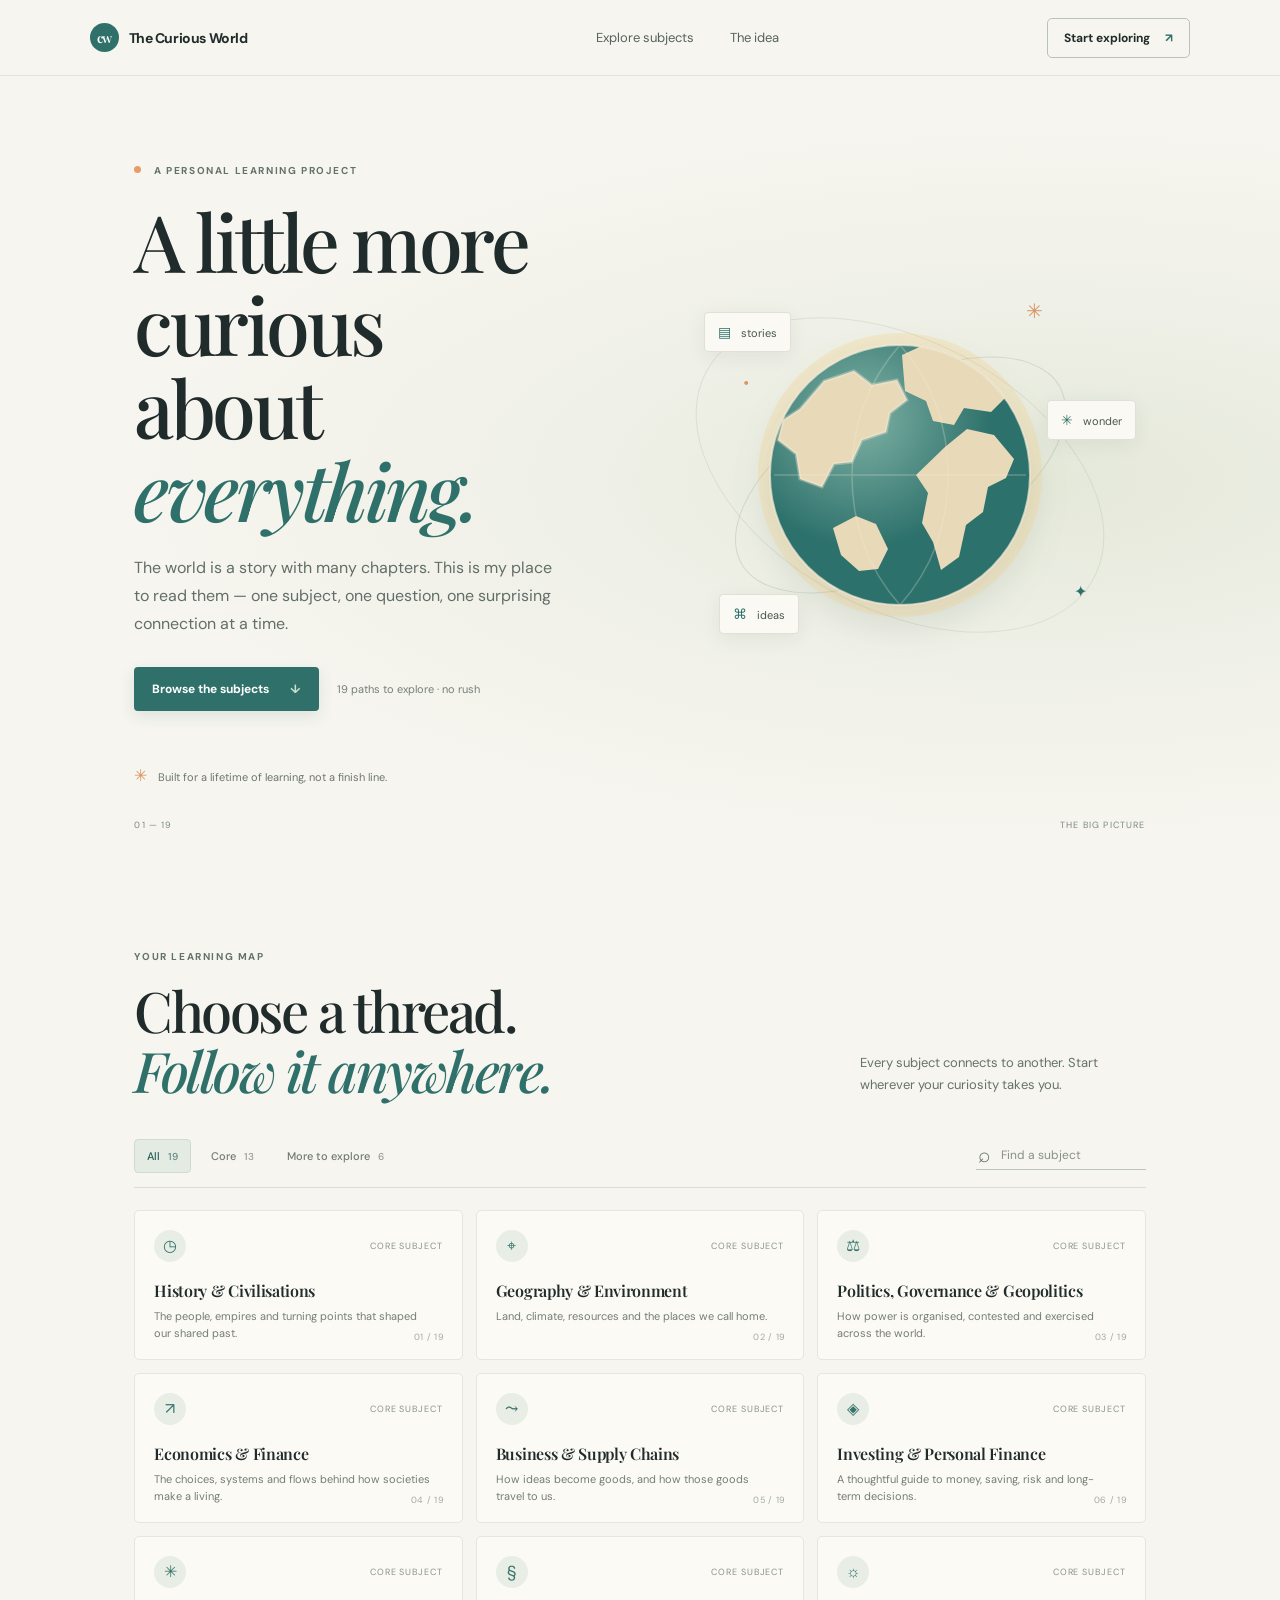
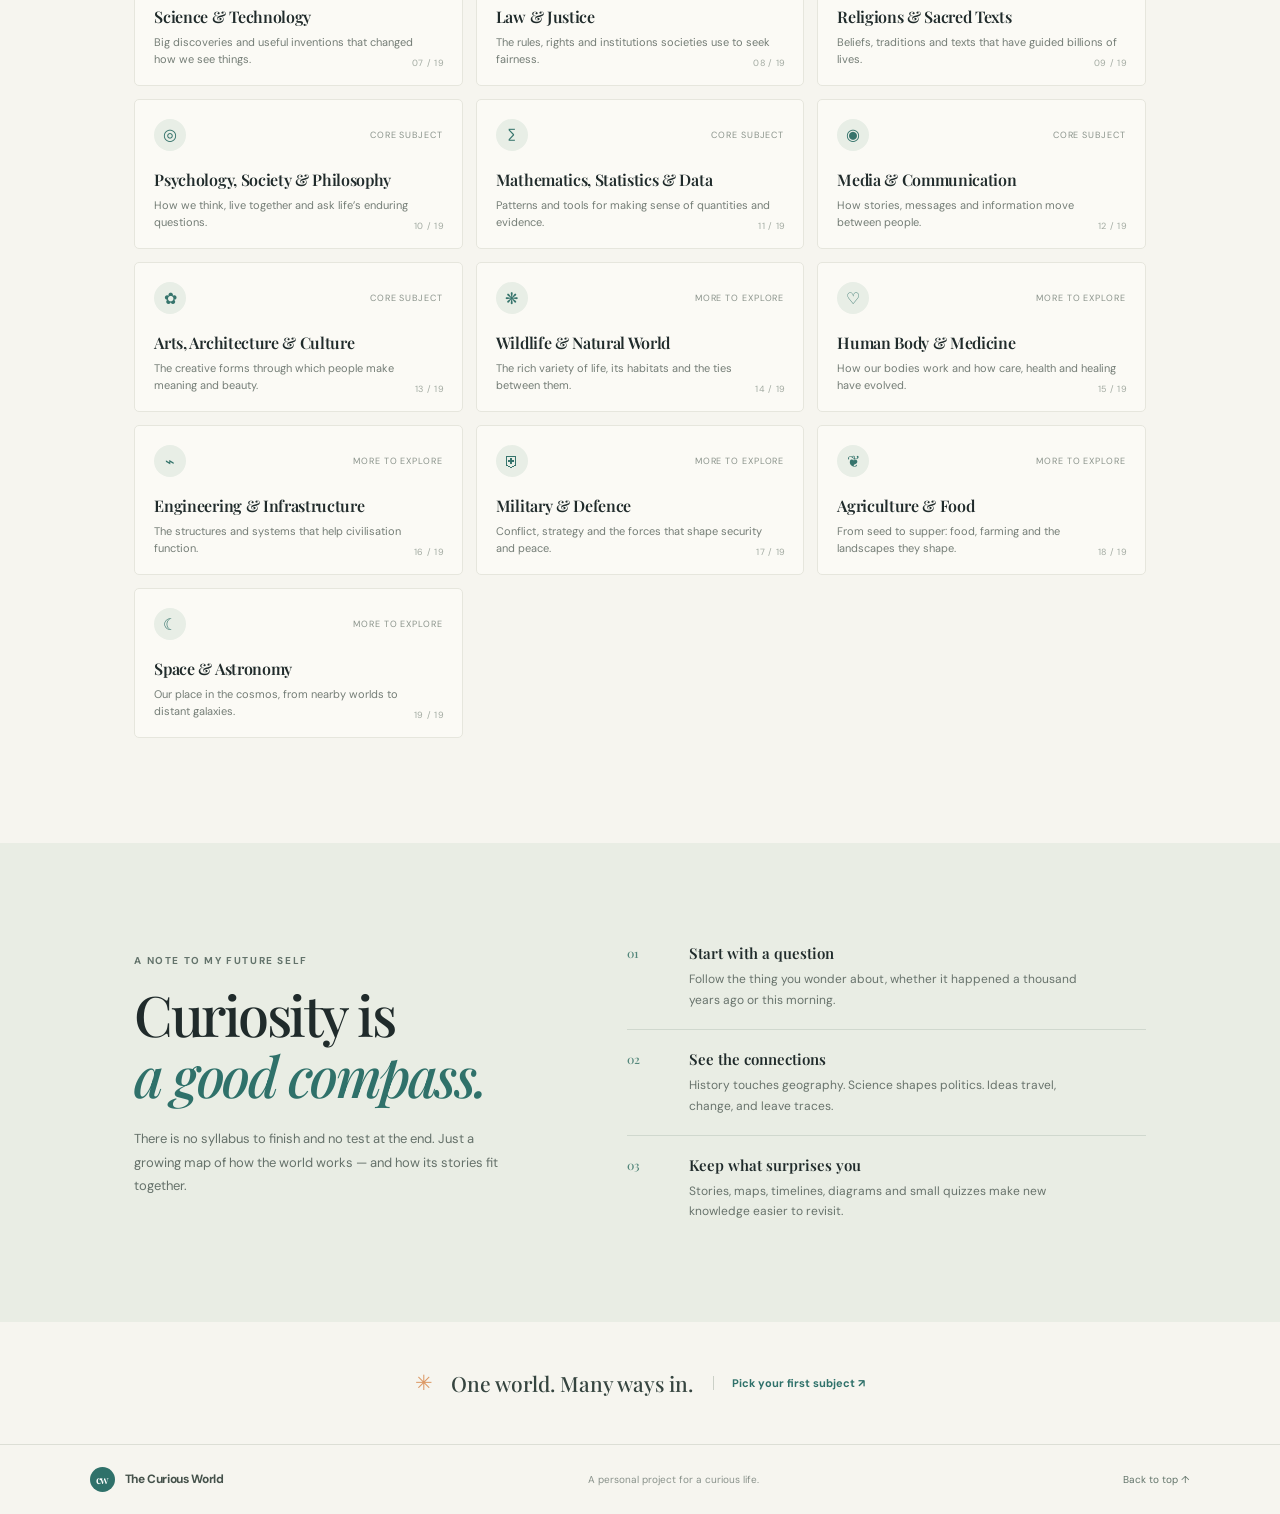
<file: index.html>
<!doctype html>
<html lang="en">
<head>
  <meta charset="utf-8">
  <meta name="viewport" content="width=device-width, initial-scale=1">
  <meta name="theme-color" content="#f6f5ef">
  <meta name="description" content="A personal lifelong learning project for understanding the people, ideas and forces that shape our world.">
  <title>The Curious World — a lifelong learning project</title>
  <link rel="preconnect" href="https://fonts.googleapis.com">
  <link rel="preconnect" href="https://fonts.gstatic.com" crossorigin>
  <link href="https://fonts.googleapis.com/css2?family=DM+Sans:wght@400;500;600;700&family=Playfair+Display:wght@500;600;700&display=swap" rel="stylesheet">
  <link rel="stylesheet" href="styles.css">
</head>
<body>
  <header class="topbar">
    <a class="brand" href="#top" aria-label="The Curious World home"><span class="brand-mark">cw</span><span>The Curious World</span></a>
    <nav aria-label="Main navigation"><a href="#subjects">Explore subjects</a><a href="#approach">The idea</a></nav>
    <a class="top-cta" href="#subjects">Start exploring <span aria-hidden="true">↗</span></a>
  </header>

  <main id="top">
    <section class="hero" aria-labelledby="hero-title">
      <div class="hero-copy">
        <p class="eyebrow"><span class="eyebrow-dot"></span> A PERSONAL LEARNING PROJECT</p>
        <h1 id="hero-title">A little more curious<br>about <em>everything.</em></h1>
        <p class="hero-intro">The world is a story with many chapters. This is my place to read them — one subject, one question, one surprising connection at a time.</p>
        <div class="hero-actions"><a class="button-primary" href="#subjects">Browse the subjects <span aria-hidden="true">↓</span></a><span class="small-note">19 paths to explore · no rush</span></div>
        <div class="hero-footnote"><span class="tiny-spark">✳</span> Built for a lifetime of learning, not a finish line.</div>
      </div>
      <div class="hero-art" role="img" aria-label="Illustrated globe surrounded by paths, stars and small symbols of learning">
        <div class="art-orbit orbit-one"></div><div class="art-orbit orbit-two"></div>
        <div class="art-label label-history"><span>▤</span> stories</div><div class="art-label label-science"><span>✳</span> wonder</div>
        <div class="art-label label-ideas"><span>⌘</span> ideas</div>
        <svg class="globe" viewBox="0 0 360 360" aria-hidden="true">
          <defs><radialGradient id="sea" cx="35%" cy="28%"><stop stop-color="#80b2a4"/><stop offset="1" stop-color="#2d716c"/></radialGradient><clipPath id="clip"><circle cx="180" cy="180" r="130"/></clipPath></defs>
          <circle cx="180" cy="180" r="142" fill="#f6c977" opacity=".24"/><circle cx="180" cy="180" r="130" fill="url(#sea)"/>
          <g clip-path="url(#clip)" fill="#e8d9b8">
            <path d="M80 114l24-28 30-10 18 14 25-5 10 20-17 13-4 19-24 8-10 22-18 2-12 23-22-8-4-25-18-14 5-20z"/>
            <path d="M182 60l26-12 24 13 23-1 28 19 2 24-14 14-27-4-10 17-21-4-7-20-21-10z"/>
            <path d="M225 152l22-18 27 6 20 24-8 19-18 9-5 25-17 13-7 32-18 13-8-28-11-19 6-30-12-18z"/>
            <path d="M113 233l23-12 20 8 12 25-10 20-19 2-18-16z"/>
            <path d="M80 114l24-28 30-10 18 14 25-5 10 20-17 13-4 19-24 8-10 22-18 2-12 23-22-8-4-25-18-14 5-20z" fill="none" stroke="#f5eee0" stroke-width="3" opacity=".35"/>
          </g>
          <circle cx="180" cy="180" r="130" fill="none" stroke="#f7edda" stroke-width="2" opacity=".65"/>
          <path d="M54 180h252M180 50c32 36 48 80 48 130s-16 94-48 130M180 50c-32 36-48 80-48 130s16 94 48 130" fill="none" stroke="#f7edda" stroke-width="1.5" opacity=".25"/>
        </svg>
        <span class="art-star star-a">✳</span><span class="art-star star-b">✦</span><span class="art-star star-c">·</span>
      </div>
      <div class="hero-index"><span>01 — 19</span><span>THE BIG PICTURE</span></div>
    </section>

    <section class="subjects-section" id="subjects" aria-labelledby="subjects-title">
      <div class="section-heading"><div><p class="eyebrow">YOUR LEARNING MAP</p><h2 id="subjects-title">Choose a thread.<br><em>Follow it anywhere.</em></h2></div><p class="section-aside">Every subject connects to another. Start wherever your curiosity takes you.</p></div>
      <div class="toolbar"><div class="filter-list" role="group" aria-label="Filter subjects"><button class="filter-chip active" data-filter="all">All <span>19</span></button><button class="filter-chip" data-filter="core">Core <span>13</span></button><button class="filter-chip" data-filter="additional">More to explore <span>6</span></button></div><label class="search-box"><span aria-hidden="true">⌕</span><input id="subject-search" type="search" placeholder="Find a subject" aria-label="Find a subject"></label></div>
      <div class="subject-grid" id="subject-grid" aria-live="polite"></div>
      <p class="empty-state" id="empty-state" hidden>No subjects match that search. Try another word.</p>
    </section>

    <section class="approach" id="approach" aria-labelledby="approach-title">
      <div class="approach-title"><p class="eyebrow">A NOTE TO MY FUTURE SELF</p><h2 id="approach-title">Curiosity is<br><em>a good compass.</em></h2><p>There is no syllabus to finish and no test at the end. Just a growing map of how the world works — and how its stories fit together.</p></div>
      <div class="approach-steps">
        <article><span class="step-icon">01</span><div><h3>Start with a question</h3><p>Follow the thing you wonder about, whether it happened a thousand years ago or this morning.</p></div></article>
        <article><span class="step-icon">02</span><div><h3>See the connections</h3><p>History touches geography. Science shapes politics. Ideas travel, change, and leave traces.</p></div></article>
        <article><span class="step-icon">03</span><div><h3>Keep what surprises you</h3><p>Stories, maps, timelines, diagrams and small quizzes make new knowledge easier to revisit.</p></div></article>
      </div>
    </section>
    <section class="closing"><span class="closing-mark">✳</span><p>One world. Many ways in.</p><a href="#subjects">Pick your first subject <span aria-hidden="true">↗</span></a></section>
  </main>
  <footer><a class="brand footer-brand" href="#top"><span class="brand-mark">cw</span><span>The Curious World</span></a><span>A personal project for a curious life.</span><a href="#top">Back to top ↑</a></footer>
  <script src="app.js"></script>
</body>
</html>
</file>
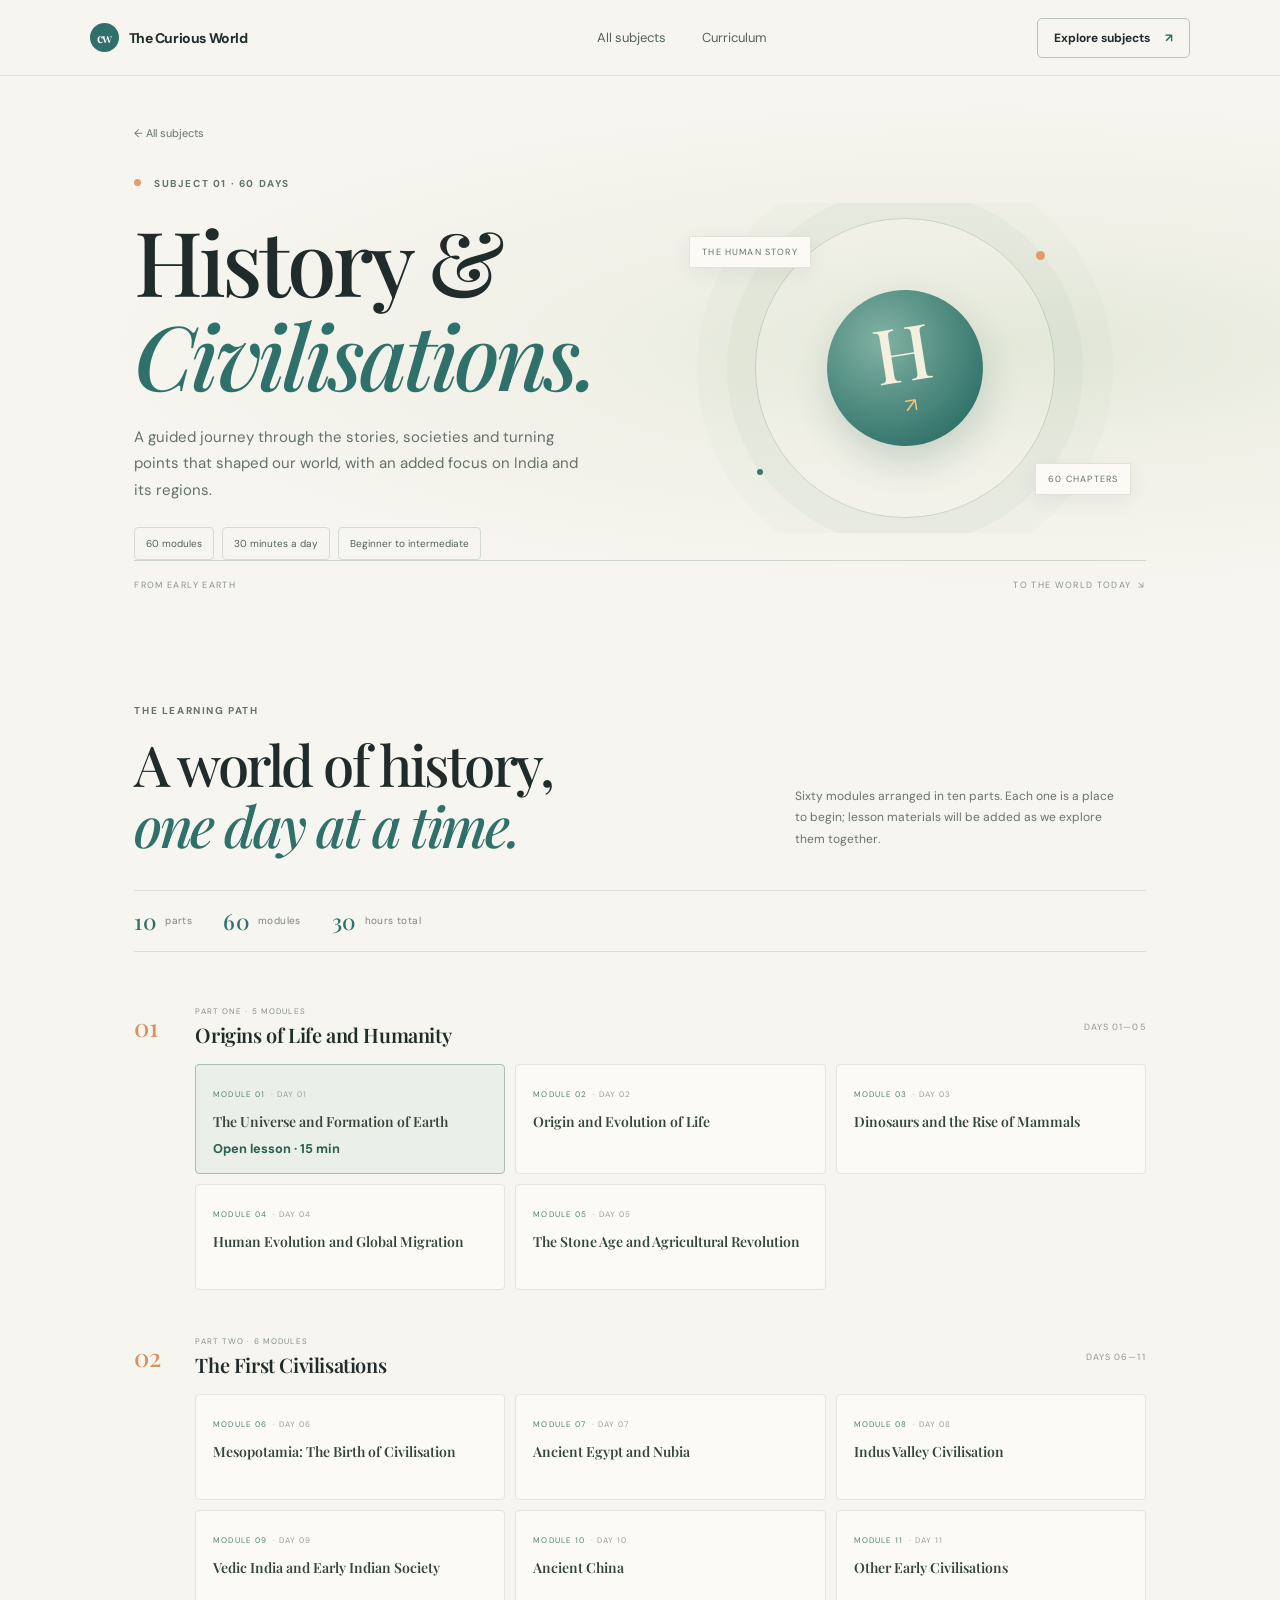
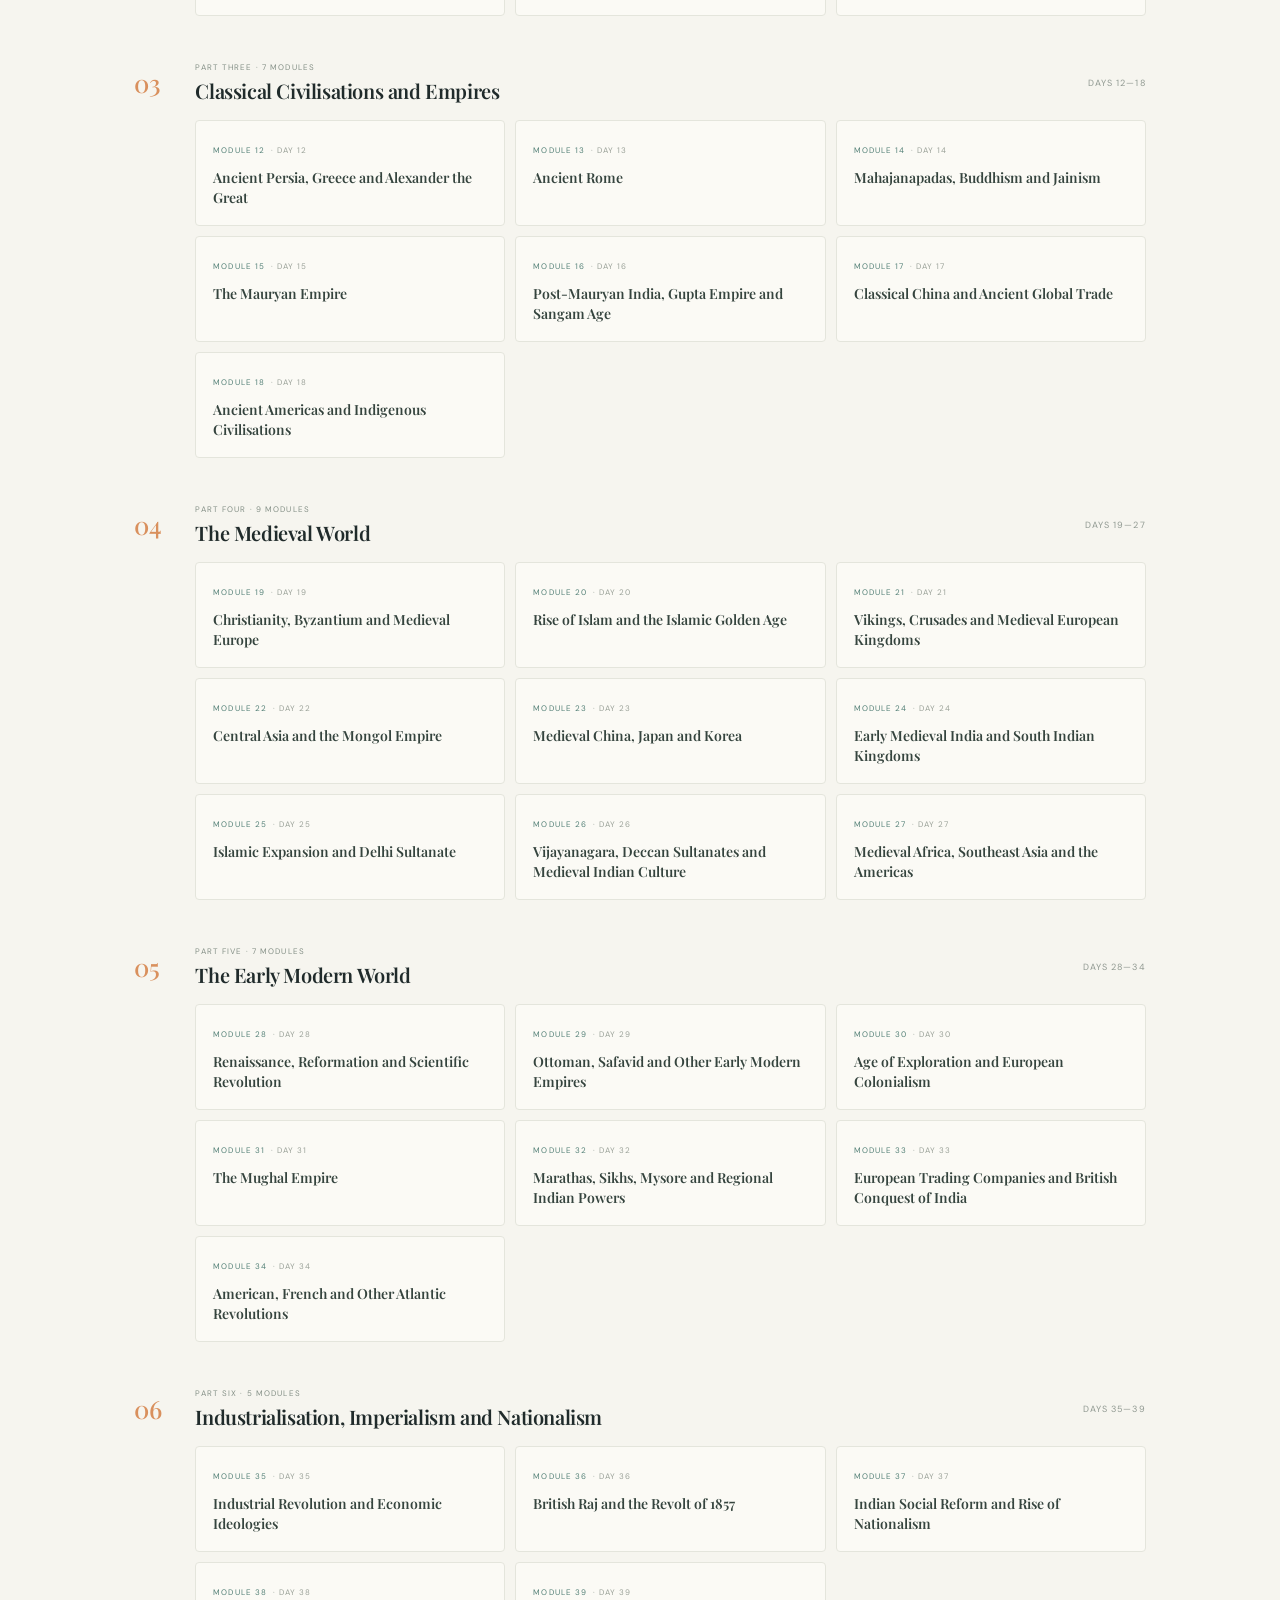
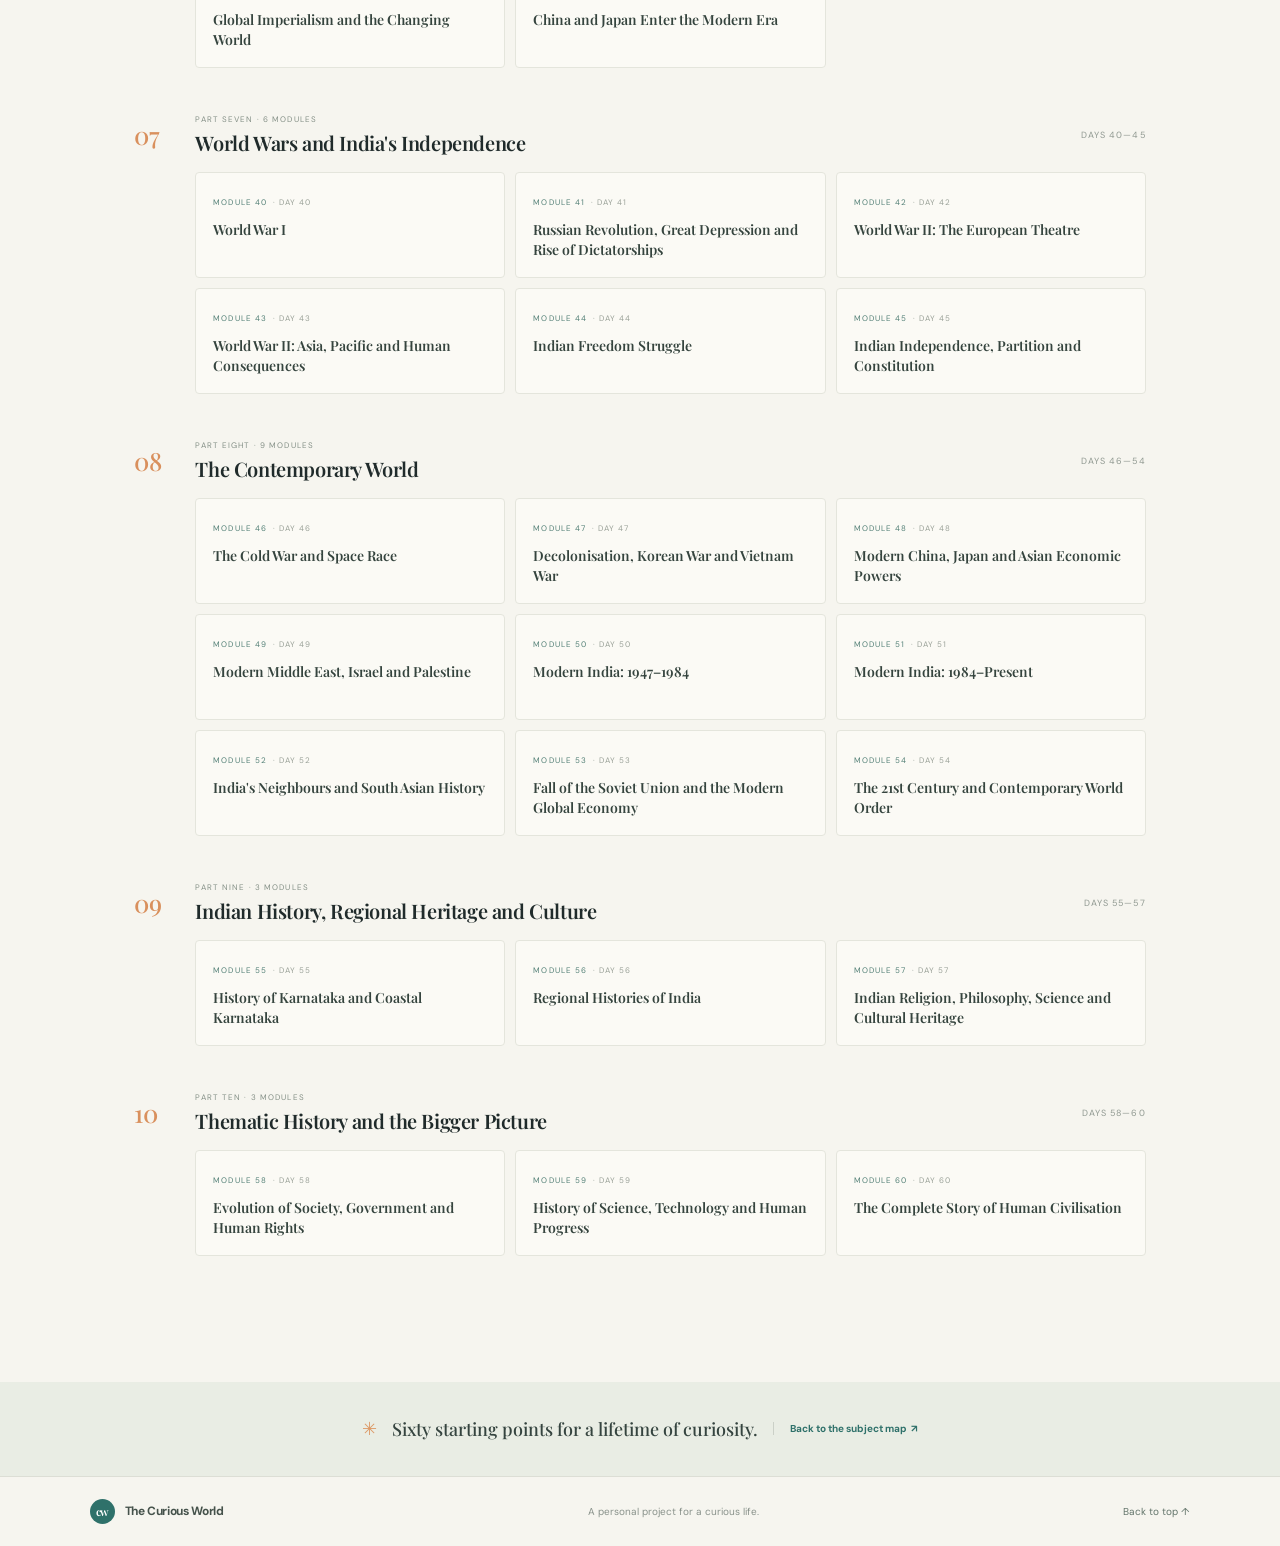
<file: history.html>
<!doctype html>
<html lang="en">
<head>
  <meta charset="utf-8">
  <meta name="viewport" content="width=device-width, initial-scale=1">
  <meta name="theme-color" content="#f6f5ef">
  <meta name="description" content="A 60-module journey through history and civilisations, from the origins of humanity to the contemporary world.">
  <title>History &amp; Civilisations — The Curious World</title>
  <link rel="preconnect" href="https://fonts.googleapis.com">
  <link rel="preconnect" href="https://fonts.gstatic.com" crossorigin>
  <link href="https://fonts.googleapis.com/css2?family=DM+Sans:wght@400;500;600;700&family=Playfair+Display:wght@500;600;700&display=swap" rel="stylesheet">
  <link rel="stylesheet" href="styles.css">
</head>
<body class="history-page">
  <header class="topbar">
    <a class="brand" href="index.html" aria-label="The Curious World home"><span class="brand-mark">cw</span><span>The Curious World</span></a>
    <nav aria-label="Main navigation"><a href="index.html#subjects">All subjects</a><a href="#curriculum">Curriculum</a></nav>
    <a class="top-cta" href="index.html#subjects">Explore subjects <span aria-hidden="true">↗</span></a>
  </header>
  <main id="top">
    <section class="history-hero">
      <a class="back-link" href="index.html#subjects">← All subjects</a>
      <div class="history-hero-layout">
        <div>
          <p class="eyebrow"><span class="eyebrow-dot"></span> SUBJECT 01 · 60 DAYS</p>
          <h1>History &amp;<br><em>Civilisations.</em></h1>
          <p class="history-intro">A guided journey through the stories, societies and turning points that shaped our world, with an added focus on India and its regions.</p>
          <div class="history-meta"><span>60 modules</span><span>30 minutes a day</span><span>Beginner to intermediate</span></div>
        </div>
        <div class="history-art" aria-hidden="true"><div class="history-orbit"></div><div class="history-art-core">H<br><span>↗</span></div><span class="history-art-label label-one">THE HUMAN STORY</span><span class="history-art-label label-two">60 CHAPTERS</span><span class="history-art-dot dot-one"></span><span class="history-art-dot dot-two"></span></div>
      </div>
      <div class="history-hero-foot"><span>FROM EARLY EARTH</span><span>TO THE WORLD TODAY&nbsp; ↘</span></div>
    </section>
    <section class="curriculum-section" id="curriculum" aria-labelledby="curriculum-title">
      <div class="curriculum-heading"><div><p class="eyebrow">THE LEARNING PATH</p><h2 id="curriculum-title">A world of history,<br><em>one day at a time.</em></h2></div><p>Sixty modules arranged in ten parts. Each one is a place to begin; lesson materials will be added as we explore them together.</p></div>
      <div class="curriculum-stats"><span><strong>10</strong> parts</span><span><strong>60</strong> modules</span><span><strong>30</strong> hours total</span></div>

      <section class="curriculum-part" aria-labelledby="part-1"><div class="part-heading"><span class="part-number">01</span><div><p>PART ONE · 5 MODULES</p><h3 id="part-1">Origins of Life and Humanity</h3></div><span class="part-range">DAYS 01—05</span></div><div class="module-grid">
        <a class="module-card module-card-ready" href="history/universe-and-formation-of-earth.html"><span>MODULE 01 <i>· DAY 01</i></span><h4>The Universe and Formation of Earth</h4><span class="module-card-action">Open lesson · 15 min</span></a>
        <article class="module-card"><span>MODULE 02 <i>· DAY 02</i></span><h4>Origin and Evolution of Life</h4></article>
        <article class="module-card"><span>MODULE 03 <i>· DAY 03</i></span><h4>Dinosaurs and the Rise of Mammals</h4></article>
        <article class="module-card"><span>MODULE 04 <i>· DAY 04</i></span><h4>Human Evolution and Global Migration</h4></article>
        <article class="module-card"><span>MODULE 05 <i>· DAY 05</i></span><h4>The Stone Age and Agricultural Revolution</h4></article>
      </div></section>

      <section class="curriculum-part" aria-labelledby="part-2"><div class="part-heading"><span class="part-number">02</span><div><p>PART TWO · 6 MODULES</p><h3 id="part-2">The First Civilisations</h3></div><span class="part-range">DAYS 06—11</span></div><div class="module-grid">
        <article class="module-card"><span>MODULE 06 <i>· DAY 06</i></span><h4>Mesopotamia: The Birth of Civilisation</h4></article>
        <article class="module-card"><span>MODULE 07 <i>· DAY 07</i></span><h4>Ancient Egypt and Nubia</h4></article>
        <article class="module-card"><span>MODULE 08 <i>· DAY 08</i></span><h4>Indus Valley Civilisation</h4></article>
        <article class="module-card"><span>MODULE 09 <i>· DAY 09</i></span><h4>Vedic India and Early Indian Society</h4></article>
        <article class="module-card"><span>MODULE 10 <i>· DAY 10</i></span><h4>Ancient China</h4></article>
        <article class="module-card"><span>MODULE 11 <i>· DAY 11</i></span><h4>Other Early Civilisations</h4></article>
      </div></section>

      <section class="curriculum-part" aria-labelledby="part-3"><div class="part-heading"><span class="part-number">03</span><div><p>PART THREE · 7 MODULES</p><h3 id="part-3">Classical Civilisations and Empires</h3></div><span class="part-range">DAYS 12—18</span></div><div class="module-grid">
        <article class="module-card"><span>MODULE 12 <i>· DAY 12</i></span><h4>Ancient Persia, Greece and Alexander the Great</h4></article>
        <article class="module-card"><span>MODULE 13 <i>· DAY 13</i></span><h4>Ancient Rome</h4></article>
        <article class="module-card"><span>MODULE 14 <i>· DAY 14</i></span><h4>Mahajanapadas, Buddhism and Jainism</h4></article>
        <article class="module-card"><span>MODULE 15 <i>· DAY 15</i></span><h4>The Mauryan Empire</h4></article>
        <article class="module-card"><span>MODULE 16 <i>· DAY 16</i></span><h4>Post-Mauryan India, Gupta Empire and Sangam Age</h4></article>
        <article class="module-card"><span>MODULE 17 <i>· DAY 17</i></span><h4>Classical China and Ancient Global Trade</h4></article>
        <article class="module-card"><span>MODULE 18 <i>· DAY 18</i></span><h4>Ancient Americas and Indigenous Civilisations</h4></article>
      </div></section>

      <section class="curriculum-part" aria-labelledby="part-4"><div class="part-heading"><span class="part-number">04</span><div><p>PART FOUR · 9 MODULES</p><h3 id="part-4">The Medieval World</h3></div><span class="part-range">DAYS 19—27</span></div><div class="module-grid">
        <article class="module-card"><span>MODULE 19 <i>· DAY 19</i></span><h4>Christianity, Byzantium and Medieval Europe</h4></article>
        <article class="module-card"><span>MODULE 20 <i>· DAY 20</i></span><h4>Rise of Islam and the Islamic Golden Age</h4></article>
        <article class="module-card"><span>MODULE 21 <i>· DAY 21</i></span><h4>Vikings, Crusades and Medieval European Kingdoms</h4></article>
        <article class="module-card"><span>MODULE 22 <i>· DAY 22</i></span><h4>Central Asia and the Mongol Empire</h4></article>
        <article class="module-card"><span>MODULE 23 <i>· DAY 23</i></span><h4>Medieval China, Japan and Korea</h4></article>
        <article class="module-card"><span>MODULE 24 <i>· DAY 24</i></span><h4>Early Medieval India and South Indian Kingdoms</h4></article>
        <article class="module-card"><span>MODULE 25 <i>· DAY 25</i></span><h4>Islamic Expansion and Delhi Sultanate</h4></article>
        <article class="module-card"><span>MODULE 26 <i>· DAY 26</i></span><h4>Vijayanagara, Deccan Sultanates and Medieval Indian Culture</h4></article>
        <article class="module-card"><span>MODULE 27 <i>· DAY 27</i></span><h4>Medieval Africa, Southeast Asia and the Americas</h4></article>
      </div></section>

      <section class="curriculum-part" aria-labelledby="part-5"><div class="part-heading"><span class="part-number">05</span><div><p>PART FIVE · 7 MODULES</p><h3 id="part-5">The Early Modern World</h3></div><span class="part-range">DAYS 28—34</span></div><div class="module-grid">
        <article class="module-card"><span>MODULE 28 <i>· DAY 28</i></span><h4>Renaissance, Reformation and Scientific Revolution</h4></article>
        <article class="module-card"><span>MODULE 29 <i>· DAY 29</i></span><h4>Ottoman, Safavid and Other Early Modern Empires</h4></article>
        <article class="module-card"><span>MODULE 30 <i>· DAY 30</i></span><h4>Age of Exploration and European Colonialism</h4></article>
        <article class="module-card"><span>MODULE 31 <i>· DAY 31</i></span><h4>The Mughal Empire</h4></article>
        <article class="module-card"><span>MODULE 32 <i>· DAY 32</i></span><h4>Marathas, Sikhs, Mysore and Regional Indian Powers</h4></article>
        <article class="module-card"><span>MODULE 33 <i>· DAY 33</i></span><h4>European Trading Companies and British Conquest of India</h4></article>
        <article class="module-card"><span>MODULE 34 <i>· DAY 34</i></span><h4>American, French and Other Atlantic Revolutions</h4></article>
      </div></section>

      <section class="curriculum-part" aria-labelledby="part-6"><div class="part-heading"><span class="part-number">06</span><div><p>PART SIX · 5 MODULES</p><h3 id="part-6">Industrialisation, Imperialism and Nationalism</h3></div><span class="part-range">DAYS 35—39</span></div><div class="module-grid">
        <article class="module-card"><span>MODULE 35 <i>· DAY 35</i></span><h4>Industrial Revolution and Economic Ideologies</h4></article>
        <article class="module-card"><span>MODULE 36 <i>· DAY 36</i></span><h4>British Raj and the Revolt of 1857</h4></article>
        <article class="module-card"><span>MODULE 37 <i>· DAY 37</i></span><h4>Indian Social Reform and Rise of Nationalism</h4></article>
        <article class="module-card"><span>MODULE 38 <i>· DAY 38</i></span><h4>Global Imperialism and the Changing World</h4></article>
        <article class="module-card"><span>MODULE 39 <i>· DAY 39</i></span><h4>China and Japan Enter the Modern Era</h4></article>
      </div></section>

      <section class="curriculum-part" aria-labelledby="part-7"><div class="part-heading"><span class="part-number">07</span><div><p>PART SEVEN · 6 MODULES</p><h3 id="part-7">World Wars and India's Independence</h3></div><span class="part-range">DAYS 40—45</span></div><div class="module-grid">
        <article class="module-card"><span>MODULE 40 <i>· DAY 40</i></span><h4>World War I</h4></article>
        <article class="module-card"><span>MODULE 41 <i>· DAY 41</i></span><h4>Russian Revolution, Great Depression and Rise of Dictatorships</h4></article>
        <article class="module-card"><span>MODULE 42 <i>· DAY 42</i></span><h4>World War II: The European Theatre</h4></article>
        <article class="module-card"><span>MODULE 43 <i>· DAY 43</i></span><h4>World War II: Asia, Pacific and Human Consequences</h4></article>
        <article class="module-card"><span>MODULE 44 <i>· DAY 44</i></span><h4>Indian Freedom Struggle</h4></article>
        <article class="module-card"><span>MODULE 45 <i>· DAY 45</i></span><h4>Indian Independence, Partition and Constitution</h4></article>
      </div></section>

      <section class="curriculum-part" aria-labelledby="part-8"><div class="part-heading"><span class="part-number">08</span><div><p>PART EIGHT · 9 MODULES</p><h3 id="part-8">The Contemporary World</h3></div><span class="part-range">DAYS 46—54</span></div><div class="module-grid">
        <article class="module-card"><span>MODULE 46 <i>· DAY 46</i></span><h4>The Cold War and Space Race</h4></article>
        <article class="module-card"><span>MODULE 47 <i>· DAY 47</i></span><h4>Decolonisation, Korean War and Vietnam War</h4></article>
        <article class="module-card"><span>MODULE 48 <i>· DAY 48</i></span><h4>Modern China, Japan and Asian Economic Powers</h4></article>
        <article class="module-card"><span>MODULE 49 <i>· DAY 49</i></span><h4>Modern Middle East, Israel and Palestine</h4></article>
        <article class="module-card"><span>MODULE 50 <i>· DAY 50</i></span><h4>Modern India: 1947–1984</h4></article>
        <article class="module-card"><span>MODULE 51 <i>· DAY 51</i></span><h4>Modern India: 1984–Present</h4></article>
        <article class="module-card"><span>MODULE 52 <i>· DAY 52</i></span><h4>India's Neighbours and South Asian History</h4></article>
        <article class="module-card"><span>MODULE 53 <i>· DAY 53</i></span><h4>Fall of the Soviet Union and the Modern Global Economy</h4></article>
        <article class="module-card"><span>MODULE 54 <i>· DAY 54</i></span><h4>The 21st Century and Contemporary World Order</h4></article>
      </div></section>

      <section class="curriculum-part" aria-labelledby="part-9"><div class="part-heading"><span class="part-number">09</span><div><p>PART NINE · 3 MODULES</p><h3 id="part-9">Indian History, Regional Heritage and Culture</h3></div><span class="part-range">DAYS 55—57</span></div><div class="module-grid">
        <article class="module-card"><span>MODULE 55 <i>· DAY 55</i></span><h4>History of Karnataka and Coastal Karnataka</h4></article>
        <article class="module-card"><span>MODULE 56 <i>· DAY 56</i></span><h4>Regional Histories of India</h4></article>
        <article class="module-card"><span>MODULE 57 <i>· DAY 57</i></span><h4>Indian Religion, Philosophy, Science and Cultural Heritage</h4></article>
      </div></section>

      <section class="curriculum-part" aria-labelledby="part-10"><div class="part-heading"><span class="part-number">10</span><div><p>PART TEN · 3 MODULES</p><h3 id="part-10">Thematic History and the Bigger Picture</h3></div><span class="part-range">DAYS 58—60</span></div><div class="module-grid">
        <article class="module-card"><span>MODULE 58 <i>· DAY 58</i></span><h4>Evolution of Society, Government and Human Rights</h4></article>
        <article class="module-card"><span>MODULE 59 <i>· DAY 59</i></span><h4>History of Science, Technology and Human Progress</h4></article>
        <article class="module-card"><span>MODULE 60 <i>· DAY 60</i></span><h4>The Complete Story of Human Civilisation</h4></article>
      </div></section>
    </section>
    <section class="history-note"><span class="note-star">✳</span><p>Sixty starting points for a lifetime of curiosity.</p><a href="index.html#subjects">Back to the subject map&nbsp; ↗</a></section>
  </main>
  <footer><a class="brand footer-brand" href="index.html"><span class="brand-mark">cw</span><span>The Curious World</span></a><span>A personal project for a curious life.</span><a href="#top">Back to top ↑</a></footer>
</body>
</html>
</file>
<file: styles.css>
:root{--paper:#f6f5ef;--ink:#202b2b;--muted:#65706b;--green:#2f716a;--orange:#e79562;--line:#dcded5;--serif:'Playfair Display',Georgia,serif;--sans:'DM Sans',Arial,sans-serif}*{box-sizing:border-box}html{scroll-behavior:smooth}body{margin:0;background:var(--paper);color:var(--ink);font-family:var(--sans);font-size:16px;-webkit-font-smoothing:antialiased}a{color:inherit;text-decoration:none}.topbar{height:76px;display:flex;align-items:center;justify-content:space-between;padding:0 clamp(24px,7vw,112px);border-bottom:1px solid rgba(41,61,54,.1)}.brand{display:flex;align-items:center;gap:10px;font-weight:700;font-size:14px;letter-spacing:-.03em}.brand-mark{width:29px;height:29px;border-radius:50%;display:grid;place-items:center;background:var(--green);color:#fff;font:600 13px var(--serif);letter-spacing:-.08em}.topbar nav{display:flex;gap:36px;margin-left:80px;color:#56625e;font-size:13px}.topbar nav a:hover,.footer-brand:hover{color:var(--green)}.top-cta{font-size:12px;font-weight:700;padding:11px 16px;border:1px solid #b8c4bb;border-radius:5px}.top-cta span{color:var(--green);padding-left:12px}.hero{position:relative;min-height:584px;padding:88px clamp(24px,10.5vw,168px) 70px;display:grid;grid-template-columns:1.03fr .97fr;align-items:center;overflow:hidden;background:radial-gradient(ellipse at 81% 52%,#e4e8d9 0,#eff0e7 31%,transparent 62%)}.hero-copy{position:relative;z-index:2;max-width:530px}.eyebrow{font-size:10px;font-weight:700;letter-spacing:.16em;color:#63736b;margin:0 0 23px}.eyebrow-dot{display:inline-block;width:7px;height:7px;background:#e69d6b;border-radius:50%;margin-right:9px;vertical-align:1px}h1,h2{font-family:var(--serif);font-weight:500;letter-spacing:-.045em;margin:0}h1{font-size:clamp(48px,6.2vw,79px);line-height:1.05}h1 em,h2 em{font-weight:500;color:var(--green)}.hero-intro{max-width:430px;margin:22px 0 29px;font-size:16px;line-height:1.75;color:#626e68}.hero-actions{display:flex;align-items:center;gap:18px}.button-primary{background:var(--green);color:white;border-radius:4px;padding:14px 18px;font-size:12px;font-weight:700;box-shadow:0 5px 15px #285b531e}.button-primary span{padding-left:18px;color:#c9e3cd}.small-note{font-size:11px;color:#748079}.hero-footnote{margin-top:54px;color:#6c7770;font-size:11px}.tiny-spark{color:#d9925c;font-size:16px;margin-right:8px}.hero-art{height:410px;position:relative;display:grid;place-items:center}.globe{position:relative;z-index:1;width:min(100%,360px);filter:drop-shadow(0 18px 16px #465c4b20)}.art-orbit{position:absolute;border:1px solid #9aad9d55;border-radius:50%;width:365px;height:180px;transform:rotate(-29deg)}.orbit-two{width:440px;height:270px;transform:rotate(28deg);border-color:#a6ad8b3d}.art-label{position:absolute;z-index:2;background:#faf9f3;border:1px solid #e0e0d4;border-radius:4px;padding:10px 13px;color:#485750;font-size:11px;box-shadow:0 5px 20px #304b4012}.art-label span{font-size:14px;color:var(--green);padding-right:7px}.label-history{top:42px;left:10%}.label-science{right:2%;top:130px}.label-ideas{bottom:46px;left:13%}.art-star{position:absolute;color:#d99562}.star-a{top:28px;right:21%;font-size:20px}.star-b{bottom:78px;right:12%;font-size:16px;color:var(--green)}.star-c{top:90px;left:18%;font-size:34px}.hero-index{position:absolute;bottom:25px;left:clamp(24px,10.5vw,168px);right:clamp(24px,10.5vw,168px);display:flex;justify-content:space-between;color:#7c8980;font-size:9px;letter-spacing:.13em}.subjects-section{padding:94px clamp(24px,10.5vw,168px) 105px;max-width:1600px;margin:auto}.section-heading{display:flex;justify-content:space-between;align-items:end}.section-heading .eyebrow{margin-bottom:17px}.section-heading h2,.approach h2{font-size:clamp(38px,4.5vw,56px);line-height:1.08}.section-aside{max-width:255px;font-size:13px;line-height:1.7;color:#65716b;margin:0 3% 5px 25px}.toolbar{display:flex;justify-content:space-between;align-items:center;margin:38px 0 22px;padding-bottom:14px;border-bottom:1px solid var(--line)}.filter-list{display:flex;gap:7px}.filter-chip{border:1px solid transparent;background:transparent;border-radius:4px;padding:9px 12px;color:#707a73;font:500 11px var(--sans);cursor:pointer}.filter-chip span{font-size:10px;margin-left:5px;opacity:.72}.filter-chip.active{background:#e4ebe3;border-color:#d0dbd0;color:#285f58}.search-box{display:flex;align-items:center;gap:8px;border-bottom:1px solid #bdc6bc;padding:5px 2px;color:#65766d}.search-box span{font-size:21px;line-height:14px}.search-box input{width:145px;background:transparent;border:0;outline:0;font:12px var(--sans);color:var(--ink)}.search-box input::placeholder{color:#869089}.subject-grid{display:grid;grid-template-columns:repeat(3,1fr);gap:13px}.subject-card{position:relative;min-height:146px;padding:19px 19px 17px;background:#fbfaf5;border:1px solid #e6e6dd;border-radius:5px;transition:transform .18s,border-color .18s,box-shadow .18s;overflow:hidden;display:flex;flex-direction:column}.subject-card:hover{transform:translateY(-3px);border-color:#a9c1b0;box-shadow:0 9px 24px #284c3e0c}.card-top{display:flex;align-items:center;justify-content:space-between;margin-bottom:18px}.subject-icon{width:32px;height:32px;display:grid;place-items:center;border-radius:50%;background:#e8eee6;color:#36746c;font-size:16px}.category-label{font-size:9px;text-transform:uppercase;letter-spacing:.1em;color:#8a938b}.subject-card h3{font:600 16px var(--serif);letter-spacing:-.02em;margin:0 24px 7px 0}.subject-card p{font-size:11px;line-height:1.55;color:#747d76;margin:0;max-width:280px}.card-index{position:absolute;right:17px;bottom:16px;font-size:9px;color:#a2aaa1;letter-spacing:.08em}.empty-state{color:#69766e;font-size:14px;padding:30px 0}.approach{padding:81px clamp(24px,10.5vw,168px);background:#e9ede4;display:grid;grid-template-columns:.86fr 1.14fr;gap:10%;align-items:center}.approach-title .eyebrow{margin-bottom:17px}.approach-title>p:last-child{font-size:13px;line-height:1.8;max-width:365px;color:#65716a;margin-top:22px}.approach-steps article{display:grid;grid-template-columns:48px 1fr;gap:14px;padding:19px 0;border-bottom:1px solid #d0d8ce}.approach-steps article:last-child{border:0}.step-icon{font:500 12px var(--serif);color:#54877b;padding-top:2px}.approach-steps h3{font:600 15px var(--serif);margin:0 0 6px}.approach-steps p{font-size:12px;line-height:1.7;color:#68736c;margin:0;max-width:410px}.closing{display:flex;align-items:center;justify-content:center;gap:18px;padding:47px 24px;color:#67736b}.closing-mark{color:#dc9864;font-size:21px}.closing p{font:500 21px var(--serif);color:#35443f;margin:0}.closing a{font-size:11px;font-weight:700;color:var(--green);border-left:1px solid #cbd0c7;padding-left:18px;margin-left:2px}footer{border-top:1px solid var(--line);padding:22px clamp(24px,7vw,112px);display:flex;justify-content:space-between;align-items:center;color:#89928b;font-size:10px}.footer-brand{color:#45524b;font-size:12px}.footer-brand .brand-mark{width:25px;height:25px;font-size:11px}footer>a:last-child{color:#62746a}@media(max-width:850px){.hero{grid-template-columns:1fr  .82fr;padding-left:7vw;padding-right:7vw}.hero-art{transform:scale(.85);margin-left:-30px}.hero-index{left:7vw;right:7vw}.subjects-section,.approach{padding-left:7vw;padding-right:7vw}.subject-grid{grid-template-columns:repeat(2,1fr)}}@media(max-width:620px){.topbar{height:65px;padding:0 20px}.topbar nav{display:none}.top-cta{padding:9px 10px;font-size:10px}.hero{display:block;padding:65px 24px 46px;min-height:0;background:radial-gradient(ellipse at 78% 66%,#e3e8d9 0,#f2f2e9 39%,transparent 71%)}h1{font-size:55px}.hero-intro{font-size:14px;max-width:390px}.hero-footnote{margin-top:35px}.hero-art{height:300px;margin:12px -35px 7px;transform:none}.globe{width:280px}.art-orbit{width:300px;height:150px}.orbit-two{width:355px;height:218px}.art-label{font-size:10px;padding:8px 10px}.label-history{left:10%;top:26px}.label-science{right:3%;top:104px}.label-ideas{bottom:24px;left:10%}.hero-index{position:static;margin-top:20px}.subjects-section{padding:69px 21px 75px}.section-heading{display:block}.section-heading h2{font-size:45px}.section-aside{margin:15px 0 0;max-width:350px}.toolbar{align-items:flex-start;gap:15px;flex-direction:column;margin-top:26px}.filter-list{gap:0}.filter-chip{padding:8px 9px;font-size:10px}.search-box{align-self:stretch}.search-box input{width:100%}.subject-grid{grid-template-columns:1fr;gap:9px}.subject-card{min-height:128px;padding:16px}.card-top{margin-bottom:13px}.approach{display:block;padding:65px 23px}.approach h2{font-size:45px}.approach-steps{margin-top:28px}.closing{gap:9px;padding:38px 17px;flex-wrap:wrap}.closing p{font-size:18px}.closing a{font-size:10px;padding-left:10px}footer{padding:19px 20px;gap:12px;flex-wrap:wrap}footer>span{order:3;width:100%;text-align:center}.brand{font-size:12px}}

/* Subject curriculum */
.subject-card:focus-visible,.top-cta:focus-visible,.back-link:focus-visible,.module-card:focus-visible{outline:3px solid #d99562;outline-offset:3px}
.card-link-cue{position:absolute;right:17px;top:18px;color:var(--green);font-size:14px;opacity:0;transition:opacity .18s}
.subject-card:hover .card-link-cue,.subject-card:focus-visible .card-link-cue{opacity:1}
.history-hero{padding:45px clamp(24px,10.5vw,168px) 24px;background:radial-gradient(ellipse at 78% 50%,#e3e8d9 0,#f0f0e7 30%,transparent 65%);overflow:hidden}
.back-link{display:inline-block;color:#65736b;font-size:11px;margin-bottom:37px}
.history-hero-layout{display:grid;grid-template-columns:1.05fr .95fr;align-items:center;min-height:370px}
.history-hero h1{font-size:clamp(57px,7vw,92px)}
.history-intro{max-width:455px;font-size:15px;line-height:1.75;color:#65716b;margin:23px 0 24px}
.history-meta{display:flex;gap:8px;flex-wrap:wrap}.history-meta span{padding:9px 11px;border:1px solid #d4dbd0;border-radius:4px;color:#53645a;font-size:10px}
.history-art{height:330px;position:relative;display:grid;place-items:center;overflow:hidden}
.history-orbit{position:absolute;width:300px;height:300px;border:1px solid #91a39166;border-radius:50%;box-shadow:0 0 0 28px #91a39112,0 0 0 58px #91a3910b}
.history-art-core{width:156px;height:156px;border-radius:50%;display:grid;place-content:center;text-align:center;background:radial-gradient(circle at 38% 30%,#81b2a2,#32736b 78%);color:#f4f0df;font:500 76px/.9 var(--serif);box-shadow:0 17px 35px #315f5030;transform:rotate(-9deg)}
.history-art-core span{font:20px var(--sans);color:#f5c778;margin-top:8px}
.history-art-label{position:absolute;padding:9px 12px;border:1px solid #e2e2d6;background:#fbfaf5;color:#66756b;font-size:9px;letter-spacing:.13em;box-shadow:0 6px 20px #253c3310}
.label-one{top:33px;left:5%}.label-two{bottom:38px;right:3%}
.history-art-dot{position:absolute;width:9px;height:9px;border-radius:50%;background:#e39c68}.dot-one{top:48px;right:21%}.dot-two{bottom:58px;left:19%;width:6px;height:6px;background:#39786e}
.history-hero-foot{display:flex;justify-content:space-between;padding-top:18px;border-top:1px solid #cfd6cb;color:#89938a;font-size:9px;letter-spacing:.15em}
.curriculum-section{max-width:1440px;margin:auto;padding:89px clamp(24px,10.5vw,168px) 80px}
.curriculum-heading{display:flex;align-items:end;justify-content:space-between;gap:30px}
.curriculum-heading .eyebrow{margin-bottom:17px}.curriculum-heading h2{font-size:clamp(39px,4.4vw,58px);line-height:1.08}
.curriculum-heading>p{max-width:330px;margin:0 2% 5px 0;color:#68746c;font-size:12px;line-height:1.8}
.curriculum-stats{display:flex;gap:31px;margin:34px 0 54px;padding:15px 0;border-block:1px solid var(--line);color:#7b867e;font-size:10px;letter-spacing:.04em}
.curriculum-stats span{display:flex;align-items:center;gap:8px}.curriculum-stats strong{font:500 22px var(--serif);color:var(--green)}
.curriculum-part{margin:0 0 46px}.part-heading{display:grid;grid-template-columns:46px 1fr auto;gap:15px;align-items:center;margin-bottom:16px}
.part-number{font:500 25px var(--serif);color:#d9905d}.part-heading p{margin:0 0 5px;color:#859087;font-size:8px;letter-spacing:.14em}.part-heading h3{margin:0;font:600 20px var(--serif);letter-spacing:-.02em}.part-range{color:#909991;font-size:9px;letter-spacing:.12em}
.module-grid{display:grid;grid-template-columns:repeat(3,1fr);gap:10px;padding-left:61px}
.module-card{min-height:106px;background:#fbfaf5;border:1px solid #e4e5dc;border-radius:4px;padding:16px 17px;transition:transform .18s,border-color .18s,box-shadow .18s}
.module-card:hover{transform:translateY(-2px);border-color:#a9c1b0;box-shadow:0 8px 19px #284c3e0b}
.module-card>span{font-size:8px;letter-spacing:.13em;color:#548077}.module-card i{font-style:normal;color:#9aa198;margin-left:3px}.module-card h4{font:600 14px/1.45 var(--serif);margin:10px 0 0;color:#35443e}
.module-card-ready{background:#eaf0e8;border-color:#a7bfb0}
.module-card .module-card-action{display:block;margin-top:8px;color:#285e54;font-size:.8rem;letter-spacing:0;font-weight:700}
.history-note{display:flex;align-items:center;justify-content:center;gap:15px;flex-wrap:wrap;padding:35px 24px;background:#e9ede4;color:#68746d}.note-star{color:#dc9864;font-size:18px}.history-note p{font:500 18px var(--serif);color:#35443f;margin:0}.history-note a{font-size:10px;font-weight:700;color:var(--green);padding-left:16px;border-left:1px solid #cbd0c7}
@media(max-width:850px){.history-hero,.curriculum-section{padding-left:7vw;padding-right:7vw}.module-grid{grid-template-columns:repeat(2,1fr)}}
@media(max-width:620px){.history-hero{padding:30px 23px 20px}.back-link{margin-bottom:27px}.history-hero-layout{display:block}.history-hero h1{font-size:61px}.history-intro{font-size:13px;margin:18px 0}.history-art{height:260px;margin:2px -24px}.history-orbit{width:235px;height:235px}.history-art-core{width:128px;height:128px;font-size:62px}.history-art-label{font-size:8px}.history-hero-foot{font-size:7px}.curriculum-section{padding:65px 21px}.curriculum-heading{display:block}.curriculum-heading h2{font-size:43px}.curriculum-heading>p{margin:15px 0 0}.curriculum-stats{gap:15px;justify-content:space-between;margin:26px 0 42px}.curriculum-stats span{gap:5px;font-size:8px}.curriculum-stats strong{font-size:19px}.curriculum-part{margin-bottom:37px}.part-heading{grid-template-columns:34px 1fr;gap:10px}.part-number{font-size:22px}.part-heading h3{font-size:17px}.part-range{grid-column:2;font-size:8px;margin-top:-4px}.module-grid{grid-template-columns:1fr;padding-left:44px;gap:8px}.module-card{min-height:88px;padding:14px}.history-note{gap:9px;padding:30px 19px}.history-note p{font-size:16px}.history-note a{border:0;padding-left:0;width:100%;text-align:center}}
</file>
